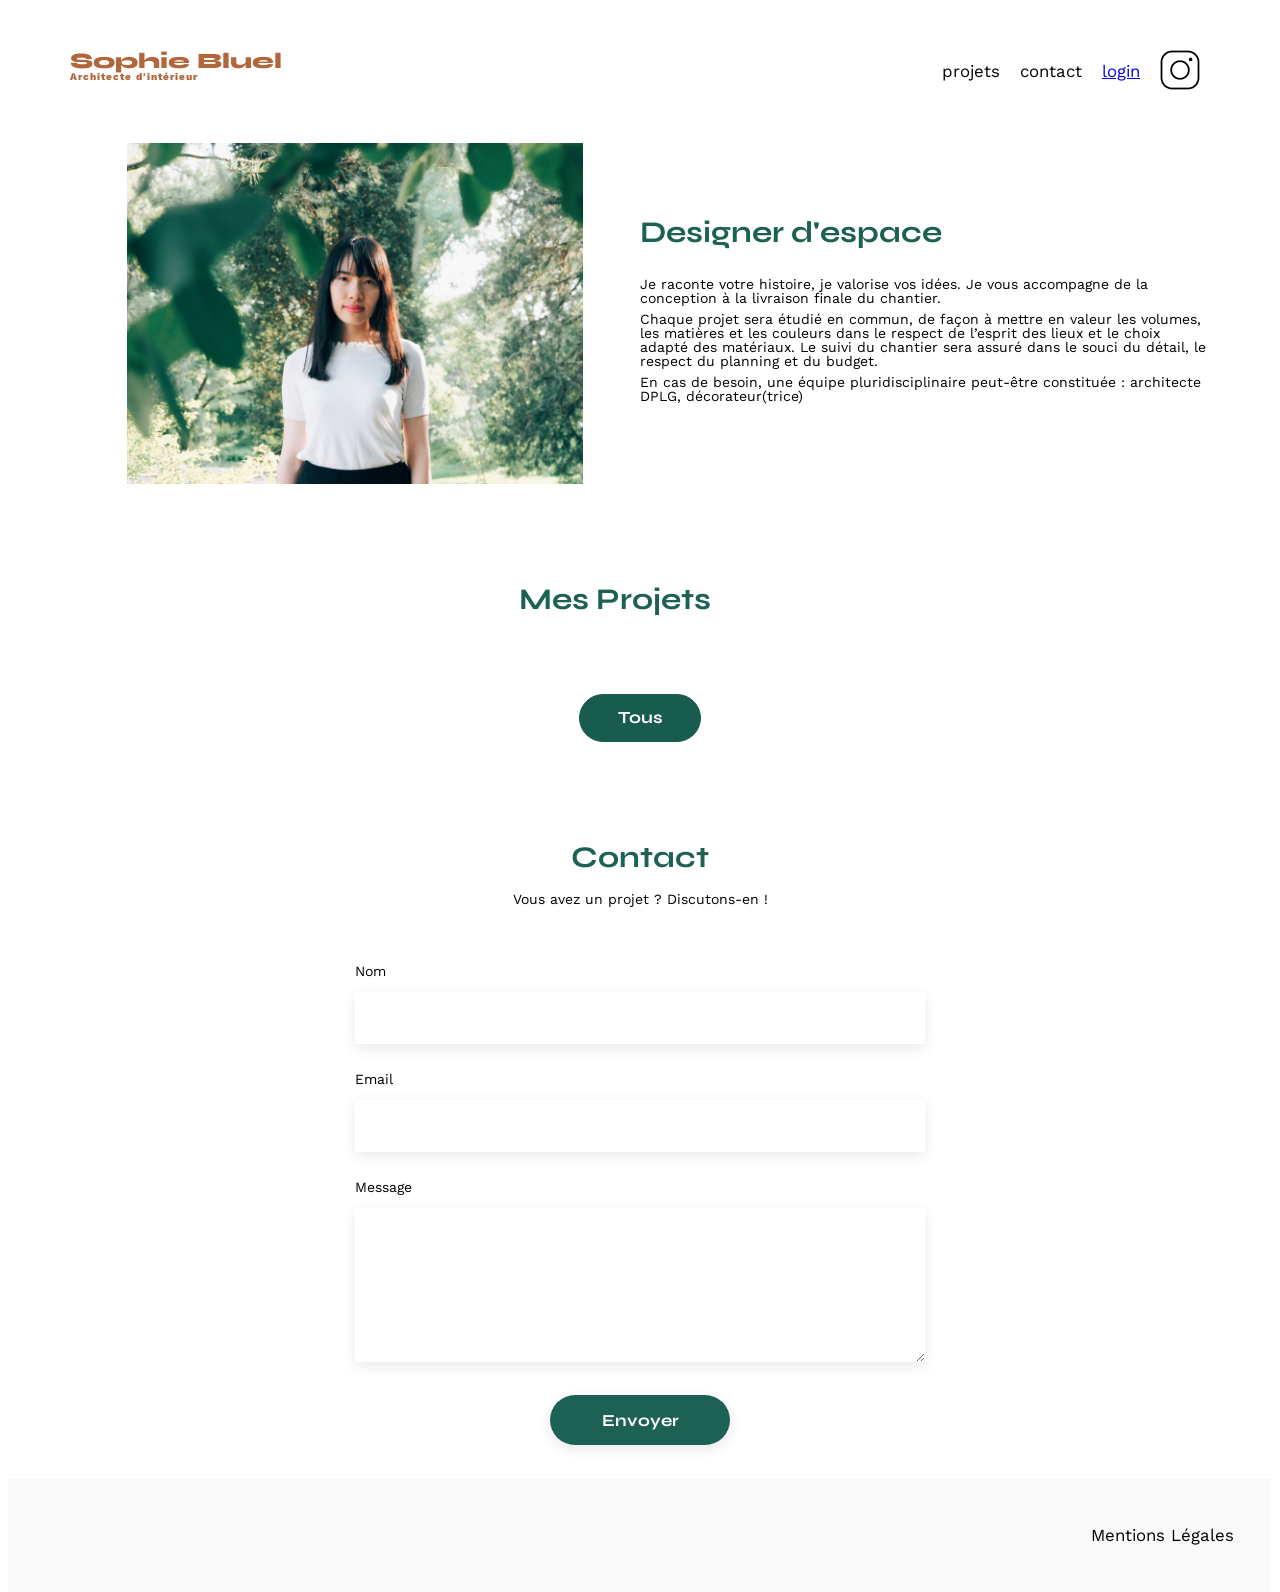
<file: FrontEnd/index.html>
<!DOCTYPE html>
<html lang="fr">
<head>
	<meta charset="UTF-8">
	<title>Sophie Bluel - Architecte d'intérieur</title>
	<meta name="viewport" content="width=device-width, initial-scale=1.0">
	<link rel="preconnect" href="https://fonts.googleapis.com">
	<link rel="preconnect" href="https://fonts.gstatic.com" crossorigin>
	<link href="https://fonts.googleapis.com/css2?family=Syne:wght@700;800&family=Work+Sans&display=swap" rel="stylesheet">
	 <link rel="stylesheet" href="https://cdnjs.cloudflare.com/ajax/libs/font-awesome/6.2.1/css/all.min.css"
    integrity="sha512-MV7K8+y+gLIBoVD59lQIYicR65iaqukzvf/nwasF0nqhPay5w/9lJmVM2hMDcnK1OnMGCdVK+iQrJ7lzPJQd1w=="
    crossorigin="anonymous" referrerpolicy="no-referrer">
	<meta name="description" content="">
	<link rel="stylesheet" href="./assets/style.css">
	
</head>
<body>
<header>
	<h1>Sophie Bluel <span>Architecte d'intérieur</span></h1>
	<nav>
		<ul>
			<li>projets</li>
			<li>contact</li>
			<li id="login"><a href="./login.html"> login</a> </li>
			<li><img src="./assets/icons/instagram.png" alt="Instagram"></li>
		</ul>
	</nav>
</header>
<main>
	<section id="introduction">
		<figure>
			<img src="./assets/images/sophie-bluel.png" alt="">
		</figure>
		<article>
			<h2>Designer d'espace</h2>
			<p>Je raconte votre histoire, je valorise vos idées. Je vous accompagne de la conception à la livraison finale du chantier.</p>
			<p>Chaque projet sera étudié en commun, de façon à mettre en valeur les volumes, les matières et les couleurs dans le respect de l’esprit des lieux et le choix adapté des matériaux. Le suivi du chantier sera assuré dans le souci du détail, le respect du planning et du budget.</p>
			<p>En cas de besoin, une équipe pluridisciplinaire peut-être constituée : architecte DPLG, décorateur(trice)</p>
		</article>
	</section>
	<section id="portfolio">
		<div class="icon">
			<h2>Mes Projets</h2>
		<button class="btn-modifier" ><i class="fa-regular fa-pen-to-square"></i>modifier</button>
		</div>
		<div class="filter-links">
			<a href="#" class="filter-link active">Tous</a>
		</div>
		<div class="gallery">
			
		</div>
	</section>
	<section id="contact">
		<h2>Contact</h2>
		<p>Vous avez un projet ? Discutons-en !</p>
		<form action="#" method="post">
			<label for="name">Nom</label>
			<input type="text" name="name" id="name">
			<label for="email">Email</label>
			<input type="email" name="email" id="email">
			<label for="message">Message</label>
			<textarea name="message" id="message" cols="30" rows="10"></textarea>
			<input type="submit" value="Envoyer">
		</form>
	</section>
</main>

<footer>
	<nav>
		<ul>
			<li>Mentions Légales</li>
		</ul>
	</nav>
</footer>

<div class="overlay">
<div class="modal modal_gallery " >
	<div class="modal_header">
		<div class="modal_close"><i class="fa-solid fa-xmark"></i>
		</div>
		<h2 class="modal_header_title">Galerie photo</h2>
	</div>

	<div class="modal_body">
		<div class="gallery-modal">
		</div>
	</div>

	<div class="modal_footer">
		<button class="modal_button addbutton">Ajouter une photo</button>
	</div>
</div>



	<div class="modal modal_ajout hiden">
		<div class="modal_header_ajout">
			<div class="modal_close"><i class="fa-solid fa-xmark"></i>
			</div>
			<i class="fa-solid fa-arrow-left" id="return_modal"></i>
			<h2 class="modal_header_title_ajout">Ajout photo</h2>
		</div>
		<form action="#" id="form">
			<div class="modal_body">
				<div class="formatting">
					<img id="previewImage" style="max-width: 100px; border-radius: 5px; display: none;">
					<i class="fa-regular fa-image"></i>
					<button  class="btn"  id="ajoutimage"> + Ajouter une photo </button>
					<input class="fileinput" type="file" id="fileInput" accept="image/*">
					<p id="fileError" class="file-error"></p>
					<p>jpg, png : 4mo max</p>
					<p id="error-image">Veuillez ajouter une image.</p>
				</div>
				<div class="belform">
					<label>Titre</label>
				<input type="text" name="Nomimage" id="nomimage" >
					<p id="error-title">Veuillez entrer un titre.</p>
				</div>

				<div class="belform">
					<label>Catégories</label>
				<select name="categories" id="selectcategories"></select>
				</div>
				<div class="gallery-modal"></div>
				<p id="error-category">Veuillez sélectionner une catégorie.</p>
			</div>
		
			<div class="modal_footer">
				<button class="modal_button valid_button" >Valider</button>
			</div>
		</form>
	</div>
	</div>

<script src="./assets/work.js"></script>

</body>
</html>
</file>
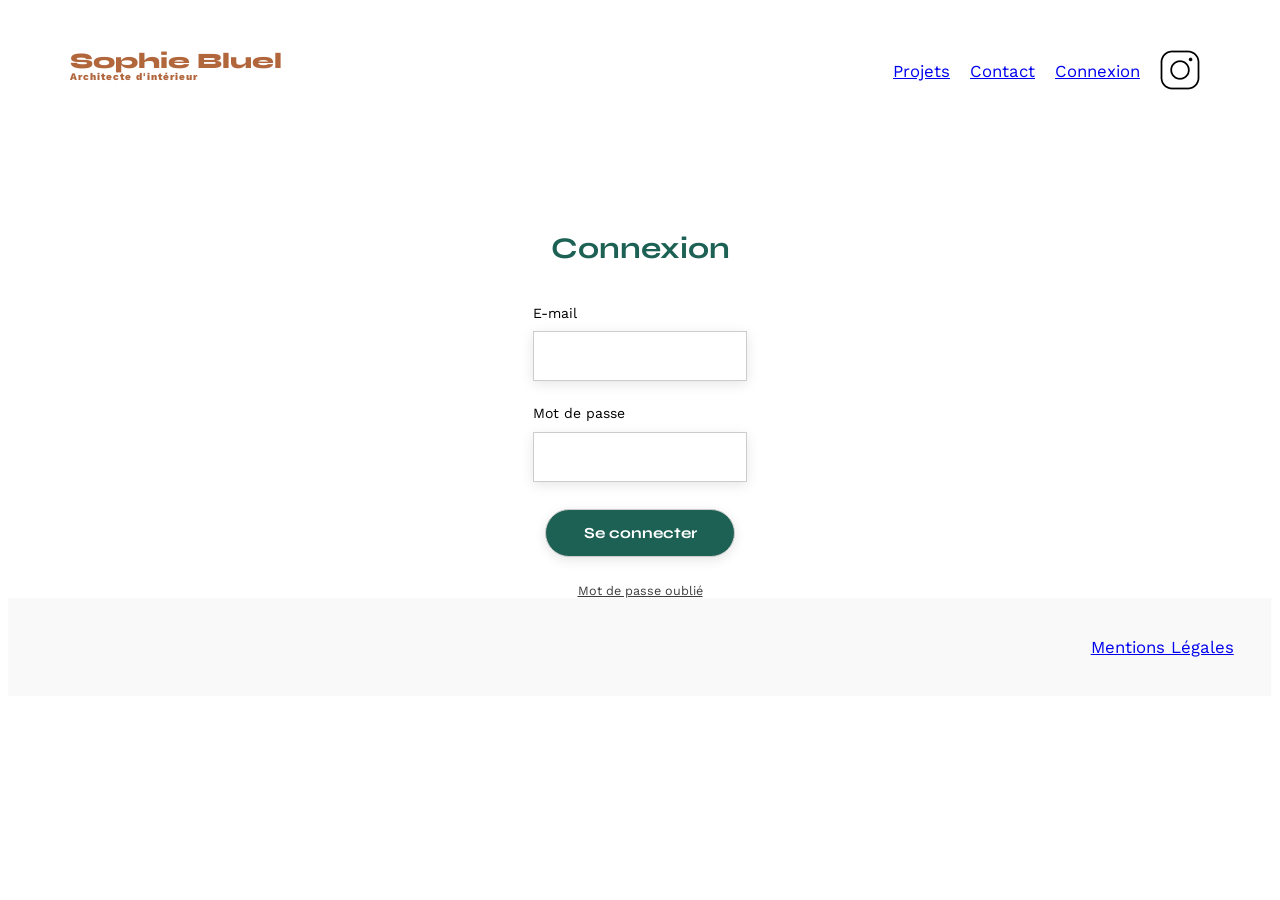
<file: FrontEnd/login.html>
<!DOCTYPE html>
<html lang="fr">
<head>
	<meta charset="UTF-8">
	<title>Sophie Bluel - Architecte d'intérieur</title>
	<meta name="viewport" content="width=device-width, initial-scale=1.0">
	<link rel="preconnect" href="https://fonts.googleapis.com">
	<link rel="preconnect" href="https://fonts.gstatic.com" crossorigin>
	<link href="https://fonts.googleapis.com/css2?family=Syne:wght@700;800&family=Work+Sans&display=swap" rel="stylesheet">
	<meta name="description" content="">
	<link rel="stylesheet" href="./assets/style.css">
</head>
<body>
<header>
	<h1>Sophie Bluel <span>Architecte d'intérieur</span></h1>
	<nav>
		<ul class="nav-list">
			<li><a href="#projects">Projets</a></li>
			<li><a href="#contact">Contact</a></li>
			<li><a href="./login.html">Connexion</a></li>
			<li><img src="./assets/icons/instagram.png" alt="Instagram"></li>
		</ul>
	</nav>
</header>
<main>
	<section id="auth-section">
		<h2>Connexion</h2>
		<form action="#" method="post" id="auth-form">
			<label for="user-email">E-mail</label>
			<input type="email" name="email" id="user-email" autocomplete="email">
			<label for="user-password">Mot de passe</label>
			<input type="password" name="password" id="user-password" autocomplete="current-password">
			<input type="submit" id="auth-submit" value="Se connecter">
			<p id="error-message"></p>
		</form>
        <a href="#" class="forgot-password">Mot de passe oublié</a>
		
	</section>
</main>

<footer>
	<nav>
		<ul class="footer-nav">
			<li><a href="#">Mentions Légales</a></li>
		</ul>
	</nav>
</footer>
    <script src="./assets/login.js"></script>
</body>
</html>
</file>
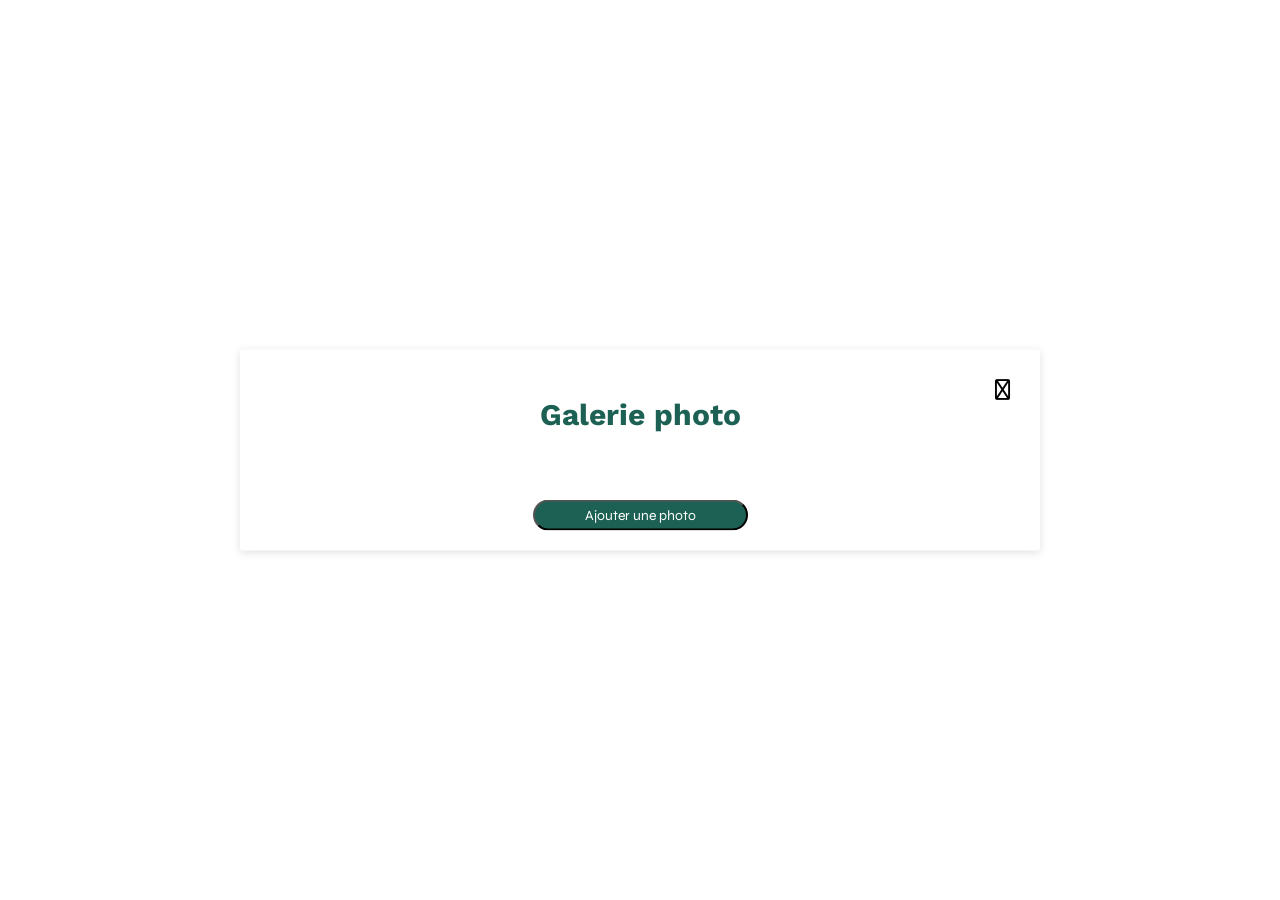
<file: FrontEnd/modal.html>
<!DOCTYPE html>
<html lang="fr">
<head>
	<meta charset="UTF-8">
	<title>Sophie Bluel - Architecte d'intérieur</title>
	<meta name="viewport" content="width=device-width, initial-scale=1.0">
	<link rel="preconnect" href="https://fonts.googleapis.com">
	<link rel="preconnect" href="https://fonts.gstatic.com" crossorigin>
	<link href="https://fonts.googleapis.com/css2?family=Syne:wght@700;800&family=Work+Sans&display=swap" rel="stylesheet">
    <link rel="stylesheet" href="https://cdnjs.cloudflare.com/ajax/libs/font-awesome/6.2.1/css/all.min.css"
    integrity="sha512-MV7K8+y+gLIBoVD59lQIYicR65iaqukzvf/nwasF0nqhPay5w/9lJmVM2hMDcnK1OnMGCdVK+iQrJ7lzPJQd1w=="
    crossorigin="anonymous" referrerpolicy="no-referrer">
    <meta name="description" content="">
	<link rel="stylesheet" href="./assets/style.css">
</head>

<body>
    <div class="overlay"></div>

    <div class="modal">
        <div class="modal_header">
            <div class="modal_close" onclick="closeModal()"><i class="fa-regular fa-xmark"></i>
            </div>
            <h2 class="modal_header_title">Galerie photo</h2>
        </div>

        <div class="modal_body">
            <!-- ici mettre la galerie photo -->
        </div>

        <div class="modal_footer">
            <button class="modal_button">Ajouter une photo</button>
        </div>
    </div>

</body>



</html>
</file>
<file: FrontEnd/assets/style.css>
/* http://meyerweb.com/eric/tools/css/reset/
   v2.0 | 20110126
   License: none (public domain)
*/

html, body, div, span, applet, object, iframe,
h1, h2, h3, h4, h5, h6, p, blockquote, pre,
a, abbr, acronym, address, big, cite, code,
del, dfn, em, img, ins, kbd, q, s, samp,
small, strike, strong, sub, sup, tt, var,
b, u, i, center,
dl, dt, dd, ol, ul, li,
fieldset, form, label, legend,
table, caption, tbody, tfoot, thead, tr, th, td,
article, aside, canvas, details, embed,
figure, figcaption, footer, header, hgroup,
menu, nav, output, ruby, section, summary,
time, mark, audio, video {
	margin: 0;
	padding: 0;
	border: 0;
	font-size: 100%;
	font: inherit;
	vertical-align: baseline;
}
/* HTML5 display-role reset for older browsers */
article, aside, details, figcaption, figure,
footer, header, hgroup, menu, nav, section {
	display: block;
}
body {
	line-height: 1;
}
ol, ul {
	list-style: none;
}
blockquote, q {
	quotes: none;
}
blockquote:before, blockquote:after,
q:before, q:after {
	content: '';
	content: none;
}
table {
	border-collapse: collapse;
	border-spacing: 0;
}

.icon {
	display: flex;
	justify-content: center;
	align-items: center;
	margin-bottom: 80px;
    margin-top: 100px;
}

.icon h2 {
	margin-right: 50px;
	margin-top: auto;
	margin-bottom: auto;
}

.icon button {
	border: none;
	background: #FFFFFF;
	cursor: pointer;
}

.admin {
	background-color: #000000;
	display: flex;
	justify-content: center;
	align-items: center;
	margin: 0px;
	padding: 0;
	position: relative;
	left: 50%;
	transform: translateX(-50%);
	width: 98.7vw;
}

.admin .fa-regular {
	color: white;
}

.admin button {
	background-color: transparent;
	border: none;
	color: white;
	padding: 15px;
	cursor: pointer;
}

.overlay {
	position: fixed;
	top: 0;
	left: 0;
	width: 100vw;
	height: 100vh;
	background-color: rgba(0,0,0,0.5);
	display: none;
}

.modal{
	position: fixed;
	border-radius: 30px;
	top: 50%;
	left: 50%;
	transform: translate(-50%, -50%);
	width: 600px;
	background: white;
	box-shadow: rgba(99, 99, 99, 0.2) 0px 2px 8px 0px;
	border-radius: 3px;
	padding: 20px 100px;
	

}

.modal figcaption{
	display: none;
}


.modal_close{
	position: absolute;
	top: 30px;
	right: 30px;
	font-size: 20px;
	cursor: pointer;
	
}




.modal_header_title {
	text-align: center;
	font-size: 30px;
	font-family: "Work Sans";
	margin: 30px;
}

.modal_header_title_ajout{
	text-align: center;
	font-size: 30px;
	font-family: "Work Sans";
	margin: auto;
	margin-bottom: 20px;
}

.modal_header_ajout{
	display: flex;
	
	align-items: center;
}

.modal_body{
	display: flex;
	flex-direction: column;
	justify-content: center;
	align-items: center;
	margin-bottom: 40px;
}

.file-error {
	color: red;
	display: none;
	font-size: 0.9rem;
	margin-top: 8px;
  }

.fa-arrow-left{
	position: absolute;
	top: 30px;
	left: 30px;
	font-size: 20px;
}
.modal_button {
	font-size: 14px;
	color: white;
	font-family: "Syne";
	border-radius: 50px;
	background: #1D6154;
	padding: 5px 50px;
	margin: auto;
	display: block;
	cursor: pointer;
	transition: 0.3s all ease-in-out;
}

.modal_button:hover {
	background-color: #185C4E;
}

.btn{
	width: 50%;
	border-radius: 30px;
	color: #306685;
	background: #CBD6DC;
	padding: 15px;
	border: none;
	margin: 15px 15px;
}

.fileinput{
	display: none;
}


/** end reset css**/
body {
	max-width: 1140px;
	margin:auto;
	font-family: 'Work Sans' ;
	font-size: 14px;
}
header {
	display: flex;
	justify-content: space-between;
	margin: 50px 0
}
section {
	margin: 50px 0
}

h1{
	display: flex;
	flex-direction: column;
	font-family: 'Syne';
	font-size: 22px;
	font-weight: 800;
	color: #B1663C
}

h1 > span {
	font-family: 'Work Sans';
	font-size:10px;
	letter-spacing: 0.1em;
;
}

h2{
	font-family: 'Syne';
	font-weight: 700;
	font-size: 30px;
	color: #1D6154
}
nav ul {
	display: flex;
	align-items: center;
	list-style-type: none;

}
nav li {
	padding: 0 10px;
	font-size: 1.2em;
}

li:hover {
	color: #B1663C;
}
#introduction {
	display: flex;
	align-items: center;
}
#introduction figure {
	flex: 1
}
#introduction img {
	display: block;
	margin: auto;
	width: 80%;
}

#introduction article {
	flex: 1
}
#introduction h2 {
	margin-bottom: 1em;
}

#introduction p {
	margin-bottom: 0.5em;
}
#portfolio h2 {
	text-align: center;
	
}
.gallery {
	width: 100%;
	display: grid;
	grid-template-columns: 1fr 1fr 1fr;
	grid-column-gap: 20px;
	grid-row-gap: 20px;
}

.gallery img {
	width: 100%;

}

.gallery-modal{
	display: grid;
    grid-template-columns: 1fr 1fr 1fr 1fr 1fr;
	gap: 20px;
}

.gallery-modal img{
	width: 100%;
}

.trash{
	background: black;
  color: white;
  border-radius: 5px;
  font-weight: bold;
  padding: 5px 5px;
  position: absolute;
  top: 5px;
  right: 5px;
}

.gallery-modal figure {
	position: relative;
	display: inline-block;
	margin: 0;
  }

.hiden{

	display: none;
}

#contact {
	width: 50%;
margin: auto;
}
#contact > * {
	text-align: center;

}
#contact h2{
	margin-bottom: 20px;
}
#contact form {
	text-align: left;
	margin-top:30px;
	display: flex;
	flex-direction: column;
}

#contact input {
	height: 50px;
	font-size: 1.2em;
	border: none;
	box-shadow: 0px 4px 14px rgba(0, 0, 0, 0.09);
}
#contact label {
	margin: 2em 0 1em 0;
}
#contact textarea {
	border: none;
	box-shadow: 0px 4px 14px rgba(0, 0, 0, 0.09);
}

input[type="submit"]{
	font-family: 'Syne';
	font-weight: 700;
	color: white;
	background-color: #1D6154;
	margin : 2em auto ;
	width: 180px;
	text-align: center;
	border-radius: 60px ;
}

#nomimage{
	width: 410px;
	height: 51px;
	box-shadow: 0 0 0.5em rgba(0, 0, 0, 0.1);
	border: none;
}

#selectcategories{
	width: 420px;
	height: 51px;
	box-shadow: 0 0 0.5em rgba(0, 0, 0, 0.1);
	border: none;
}

label{
	margin-bottom: 10px;
	font-size: 14px;
	font-family: "Work Sans";
}

.belform{
	display: flex;
	justify-content: space-between;
	flex-direction: column;
	margin-top: 30px;
}

.formatting{
	display: flex;
	flex-direction: column;
	background-color: #E8F1F6;
	padding: 50px;
	width: 70%;
	align-items: center;
	margin-top: 30px;
}

.fa-image{
	font-size: 80px;
	color: #B9C5CC;
}

footer nav ul {
	display: flex;
	justify-content: flex-end;
	margin: 2em
}

.filter-links {
	display: flex;
	justify-content: center;
	margin: 50px;
	gap: 12px;
}

.filter-links a {
	min-width: 100px;
	padding: 10px;
	text-align: center;
	font-family: Syne, sans-serif;
	font-size: 17px;
	font-weight: 700;
	line-height: 1.5;
	text-decoration: none;
	color: #185C4E;
	border: 1px solid #185C4E;
	border-radius: 50px;
}

.filter-links a:hover,
.filter-links a.active {
	color: #FFFFFF;
	background-color: #185C4E;
}

/****** AUTH SECTION ******/
#auth-section {
	display: flex;
	flex-direction: column;
	width: 35%;
	margin: 0 auto;
	margin-top: 140px;
	align-items: center;
}

#auth-section>* {
	text-align: center;
}

#auth-section h2 {
	margin-bottom: 18px;
	font-weight: bold;
}

#auth-form {
	text-align: left;
	display: flex;
	flex-direction: column;
}

#auth-form input {
	height: 48px;
	font-size: 1.1em;
	border: 1px solid #ccc;
	box-shadow: 0px 3px 12px rgba(0, 0, 0, 0.1);
	padding: 0 10px;
}

#auth-form label {
	margin: 1.8em 0 0.8em 0;
}

.forgot-password {
	color: #3D3D3D;
	font-size: 0.9em;
}

#error-message{
	color: red; 
	display: none;
	margin-bottom: 20px;
}

#error-image{
	color: red; 
	display: none;
}

#error-title{
	color: red; 
	display: none;
}

#error-category{
	color: red; 
	display: none;
}

#auth-submit {
	height: 38px;
	font-size: 15px;
	font-family: 'Syne';
	font-weight: 700;
	color: white;
	background-color: #1D6154;
	margin: 1.8em auto;
	width: 190px;
	text-align: center;
	border-radius: 50px;
	transition: background-color 0.3s;
}

#auth-submit:hover {
	background-color: #154d3f;
}

/****** FOOTER ******/
footer {
	background-color: #f9f9f9;
	padding: 20px 0;
	position: relative;
	left: 50%;
	transform: translateX(-50%);
	width: 98.7vw;
}

.footer-nav {
	display: flex;
	justify-content: flex-end;
	margin: 1.5em 2em;
}

.footer-nav li {
	margin-left: 1.5em;
}
</file>
